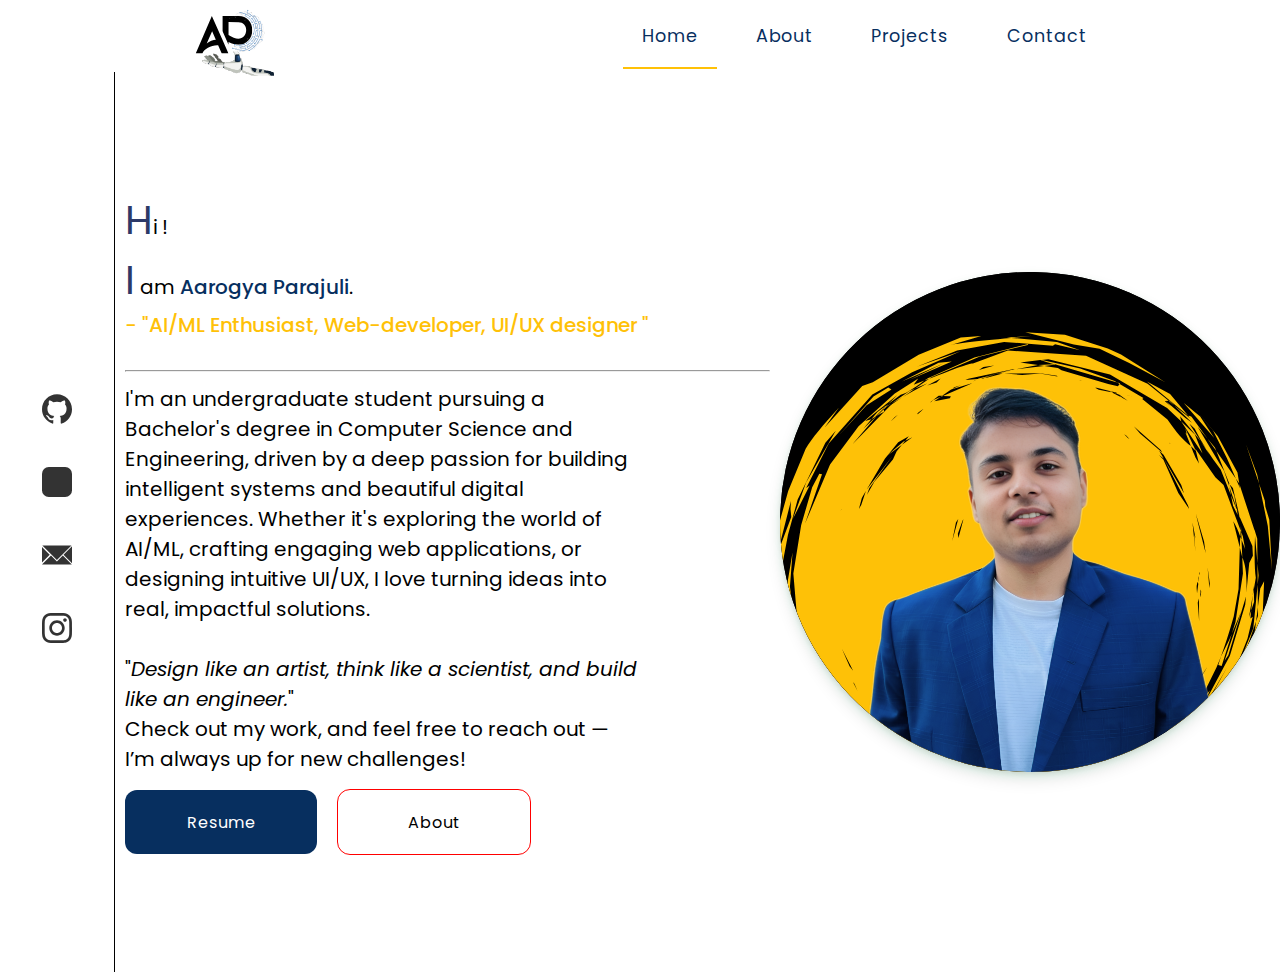
<file: index.html>
<!DOCTYPE html>
<html lang="en">

<head>
    <meta charset="UTF-8">
    <meta name="viewport" content="width=device-width, initial-scale=1.0">
    <title>Welcome | Aarogya Parajuli</title>
    <link rel="stylesheet" href="style.css">
</head>

<body>
    <header>
        <div class="navigation-container">
            <div class="logo-container">
                <span><a href="https://aarogyaparajuli.com.np"><img src="/images/logo-AP.svg" alt="logo"></a></span>
            </div>
            <ul>
                <li class="active"><a href="#">Home</a></li>
                <li><a href="#">About</a></li>
                <li><a href="#">Projects</a></li>
                <li><a href="contact.html">Contact</a></li>
            </ul>
            <div class="menu-container">
                <a href="#"><img src="/icons/menu-icon.svg" alt="menu" width="24px" height="24px"></a>
            </div>
        </div>
    </header>
    <main>
        <div class="side-section">
            <div class="reach-me-links">
                <ul>
                    <li title="Github"><a href="https://github.com/CodexAarogya" target="_blank"><img
                                src="/icons/github-icon.svg" alt="instagram"></a></li>
                                <li title="Linkedin"><a href="https://www.linkedin.com/in/aarogyaparajuli" target="_blank"><img
                                    src="/icons/linkedin-square-icon.svg" alt="linkedin"></a></li>
                    <li title="aarogyaparajuli07@gmail.com"><a href="mailto:aarogyaparajuli07@gmail.com"><img
                                src="/icons/envelope-icon.svg" alt="mail"></a></li>
                    <li title="Instagram"><a href="https://www.instagram.com/aarogya_prj" target="_blank"><img
                                src="/icons/black-instagram-icon.svg" alt="instagram"></a></li>

                </ul>
            </div>
        </div>
        <div class="content-section">
            <div class="intro">
                <div class="greeting"><span>H</span>i !</div>
                <span class="before-name"> <span class="before-name-I">I</span> am <span class="name">Aarogya
                        Parajuli</span>.</span>
                <span>
                    <p class="service-tag"> - &QUOT;AI/ML Enthusiast, Web-developer, UI/UX designer &QUOT;</p>
                </span>
                <br>
                <hr>
                <div class="description">
                    I'm an undergraduate student pursuing a Bachelor's degree in Computer Science and Engineering,
                    driven by a deep passion for building intelligent systems and beautiful digital experiences.

                    Whether it's exploring the world of AI/ML, crafting engaging web applications, or designing
                    intuitive UI/UX, I love turning ideas into real, impactful solutions.
                    <br><br>
                    &quot;<i>Design like an artist, think like a scientist, and build like an engineer.</i>&quot;
                    <br>
                    Check out my work, and feel free to reach out — I’m always up for new challenges!
                </div>
                <div class="main-btn">
                    <button><a href="#" class="first">Resume</a></button>
                    <button><a href="#" class="second">About</a></button>
                </div>
            </div>
            <div class="main-profile">
                <div class="profile-image">
                    <img src="/images/main-profile-pic.svg" alt="profile">
                </div>

            </div>
        </div>
    </main>
    <!-- <div class="move-to-top">
        <img src="/icons/go-to-top.png" alt="goto-top">
    </div> -->
    
</body>

</html>
</file>
<file: style.css>
@import url('https://fonts.googleapis.com/css2?family=Poppins:ital,wght@0,100;0,200;0,300;0,400;0,500;0,600;0,700;0,800;0,900;1,100;1,200;1,300;1,400;1,500;1,600;1,700;1,800;1,900&display=swap');

:root {
    --primary-blue-color: #072f5f;
    --primary-gold-color: #FFC107;
    --first-letters: #2c3968;
    --primary-white-color: #fff;
}

* {
    margin: 0;
    padding: 0;
}

body {
    overflow-x: hidden;
    width: auto;
}

/* ------------------- Navigation Bar -------------------------------- */
.navigation-container {
    display: flex;
    justify-content: space-around;
    height: 8vh;
    align-items: center;
    font-family: "Poppins", sans-serif;
    font-weight: 400;
    font-style: normal;
}

.navigation-container>ul {
    display: flex;
    flex-flow: row wrap;
    gap: 20px;
    justify-content: center;
}

.navigation-container li {
    list-style: none;
}

.navigation-container li>a {
    position: relative;
    text-decoration: none;
    padding: 19px;
    box-sizing: border-box;
    font-size: 1.1rem;
    letter-spacing: 1px;
    color: var(--primary-blue-color);
}

.navigation-container li>a:after {
    content: "";
    background-color: var(--primary-gold-color);
    height: 2px;
    width: 0;
    position: absolute;
    left: 0;
    bottom: 0;
}

.navigation-container li>a:hover:after {
    transition-duration: 300ms;
    width: 100%;
}

.navigation-container li>a:hover {
    color: var(--primary-blue-color);
}

.logo-container img {
    margin-top: 18px;
}

.logo-container img {
    width: 100px;
    height: 100px;
}

.menu-container {
    display: none;
}

/* ----------------------Main Section ------------------------------ */
main {
    height: 100vh;
    display: grid;
    grid-template-columns: .2fr 2fr;
    flex-wrap: wrap;
    gap: 10px;
    font-family: "Poppins", sans-serif;
    font-weight: 400;
    font-style: normal;
}

.side-section {
    display: flex;
    align-items: center;
    justify-content: center;
    border-right: 1px solid;
}

.side-section ul {
    display: flex;
    flex-direction: column;
}

.side-section li {
    list-style: none;
    padding: 18px;
}

.side-section img {
    width: 30px;
    height: 30px;
    filter: opacity(80%);
}

.side-section img:hover {
    cursor: pointer;
}

.content-section {
    display: grid;
    grid-template-columns: 2fr 1fr;
    justify-content: center;
    align-items: center;
    gap: 10px;
}

.profile-image {
    width: auto;
    display: flex;
    align-items: center;
    justify-content: center;
}

.profile-image img {

    border-radius: 100%;
    box-shadow:
        0 2px 4px rgba(122, 52, 52, 0.1),
        0 4px 8px rgba(0, 255, 140, 0.1),
        0 8px 16px rgba(0, 0, 0, 0.1);
    transform: rotate(1deg);
    border: none;
    outline: none;
}

.greeting>span:first-child,
.before-name-I {
    font-size: 40px;
    color: var(--first-letters);
}

.description {
    width: 80%;
    margin-top: 2%;
}

.intro {
    font-size: 20px;
}

.name {
    color: var(--primary-blue-color);
    font-weight: 500;
}

.service-tag {
    font-weight: 500;
    color: var(--primary-gold-color);
}

.main-btn a {
    text-decoration: none;
    padding: 18px;
}

.first {
    color: var(--primary-white-color);
}

.second {
    color: #000;
}

.main-btn button {
    font-family: "Poppins", sans-serif;
    font-weight: 400;
    font-style: normal;
    letter-spacing: 1px;
    width: 12rem;
    height: 4rem;
    border-radius: 12px;
    border: none;
    margin: 1rem 1rem 0 0;
    background-color: var(--primary-blue-color);
    font-size: 1rem;
}

.main-btn button:hover {
    background-color: var(--primary-gold-color);
    transition-duration: 400ms;
}

.main-btn button:last-child {
    background-color: var(--primary-white-color);
    outline: 1px solid red;
}

.active a {
    border-bottom: 2px solid var(--primary-gold-color);
}


/* -------------------- Responsive ----------------------------------------- */

@media only screen and (max-width: 1150px) {
    .navigation-container>ul {
        display: none;
    }
    
    .navigation-container {
        justify-content: space-between;
        margin-right: 20px;
    }

    .menu-container {
        display: block;
        justify-content: space-between;
    }

    main {
        padding: 10px;
    }

    .content-section {
        display: flex;
        flex-direction: column-reverse;
    }

    .profile-image img {
        margin-top: 3rem;
        width: 70%;
        height: 70%;
    }

    .description {
        width: 100%;
    }

    .main-btn button {
        width: 100%;
        height: 3rem;
    }
}

@media only screen and (max-width: 768px) {
    main {
        display: flex;
        flex-direction: column-reverse;
        height: auto;
        font-weight: 300;
        font-size: medium;
    }

    .side-section {
        border: none;
        margin-top: 24px;
    }

    .side-section ul {
        flex-direction: row;
    }

    .side-section img {
        width: 24px;
        height: 24px;
        filter: opacity(80%);
    }

    .profile-image img {
        width: 50%;
        height: 50%;
    }

    .description {
        font-size: medium;
    }

    .before-name-I {
        font-size: 30px;
    }

    .service-tag {
        font-size: medium;
        font-weight: 500;
    }
    .logo-container img {
        width: 80px;
        height: 80px;
    }
}
</file>
